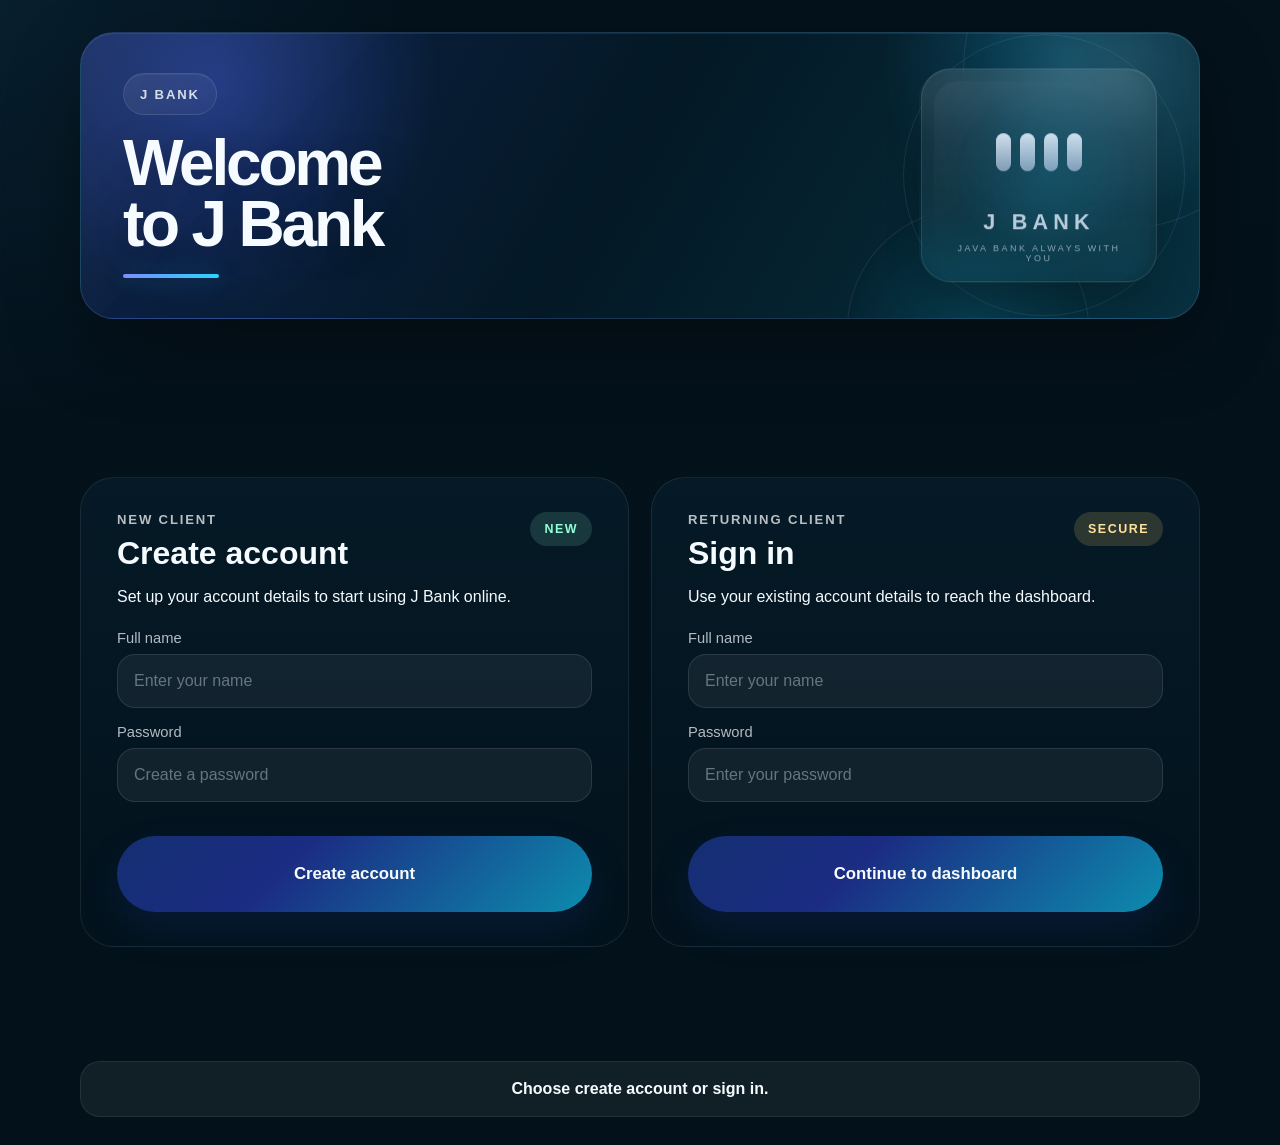
<file: web/index.html>
<!DOCTYPE html>
<html lang="en">
<head>
    <meta charset="UTF-8">
    <meta http-equiv="refresh" content="0; url=auth.html">
    <meta name="viewport" content="width=device-width, initial-scale=1.0">
    <title>J Bank</title>
</head>
<body>
</body>
</html>
</file>
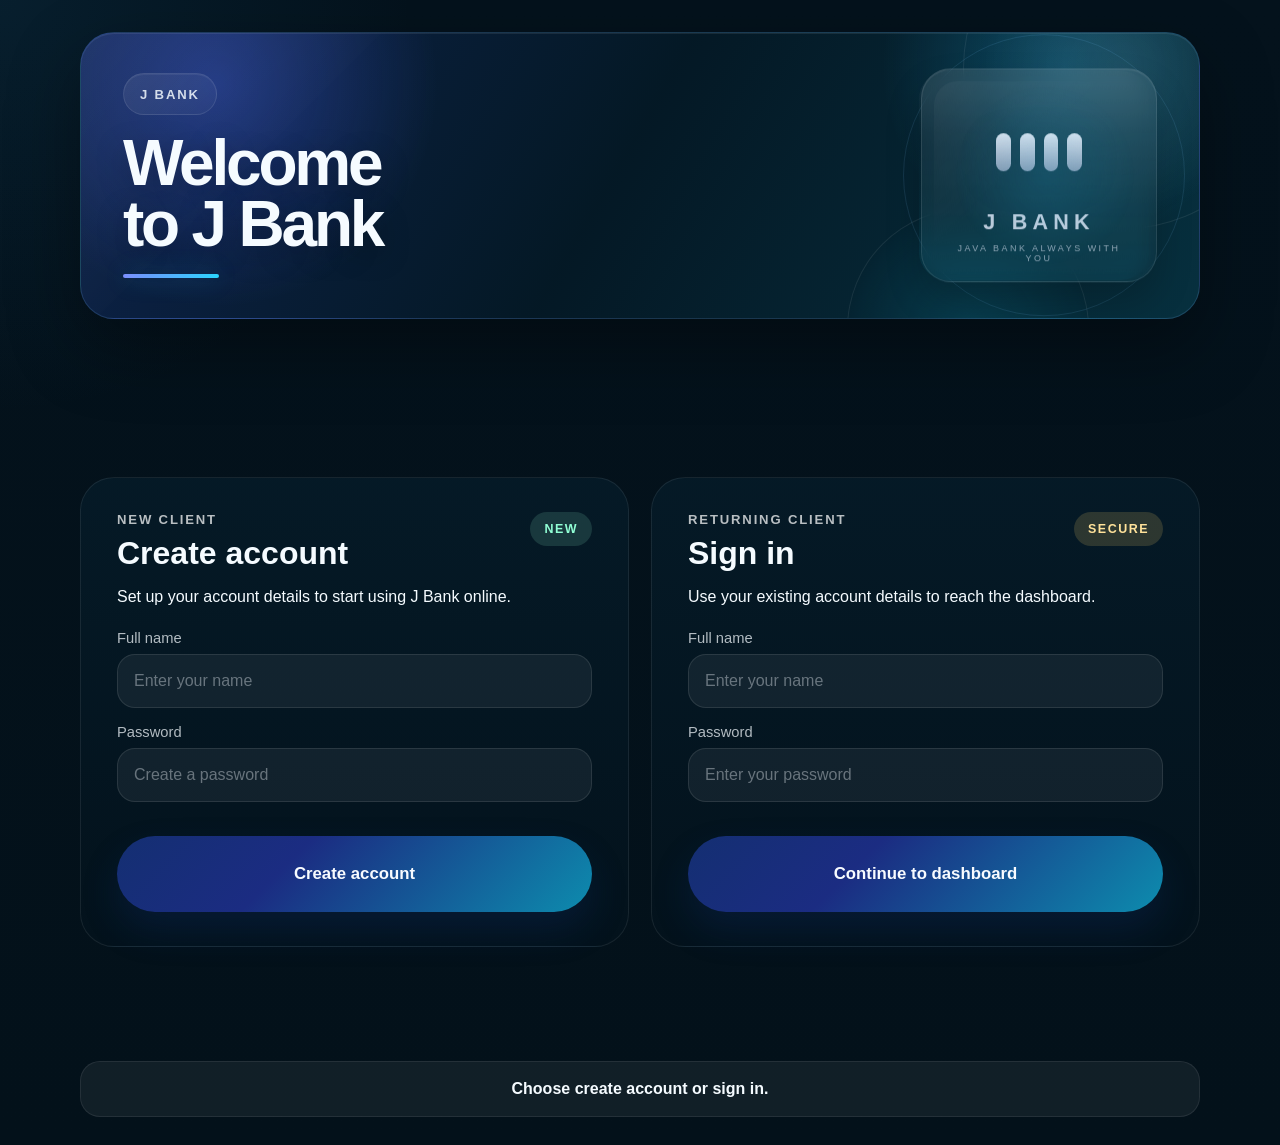
<file: web/auth.html>
<!DOCTYPE html>
<html lang="en">
<head>
    <meta charset="UTF-8">
    <meta name="viewport" content="width=device-width, initial-scale=1.0">
    <title>J Bank Access</title>
    <link rel="stylesheet" href="styles.css">
</head>
<body class="auth-body">
    <section class="auth-banner">
        <div class="auth-banner__content">
            <p class="eyebrow">J Bank</p>
            <h1>Welcome to J Bank</h1>
        </div>
        <div class="auth-banner__logo" aria-hidden="true">
            <div class="bank-logo">
                <div class="bank-logo__icon">
                    <span class="bank-logo__roof"></span>
                    <span class="bank-logo__beam"></span>
                    <span class="bank-logo__columns">
                        <i></i>
                        <i></i>
                        <i></i>
                        <i></i>
                    </span>
                    <span class="bank-logo__base"></span>
                    <span class="bank-logo__leaf bank-logo__leaf--left"></span>
                    <span class="bank-logo__leaf bank-logo__leaf--right"></span>
                </div>
                <strong>J BANK</strong>
                <span>JAVA BANK ALWAYS WITH YOU</span>
            </div>
        </div>
    </section>

    <main class="auth-minimal">
        <form id="register-form" class="auth-card auth-card--minimal">
            <div class="auth-card__head">
                <div>
                    <p class="eyebrow">New Client</p>
                    <h2>Create account</h2>
                </div>
                <span class="tag tag--teal">New</span>
            </div>
            <p class="auth-card__text">Set up your account details to start using J Bank online.</p>
            <label class="field">
                <span>Full name</span>
                <input type="text" name="username" placeholder="Enter your name" required>
            </label>
            <label class="field">
                <span>Password</span>
                <input type="password" name="password" placeholder="Create a password" required>
            </label>
            <button class="button-primary auth-submit" type="submit">Create account</button>
        </form>

        <form id="login-form" class="auth-card auth-card--minimal">
            <div class="auth-card__head">
                <div>
                    <p class="eyebrow">Returning Client</p>
                    <h2>Sign in</h2>
                </div>
                <span class="tag tag--gold">Secure</span>
            </div>
            <p class="auth-card__text">Use your existing account details to reach the dashboard.</p>
            <label class="field">
                <span>Full name</span>
                <input type="text" name="username" placeholder="Enter your name" required>
            </label>
            <label class="field">
                <span>Password</span>
                <input type="password" name="password" placeholder="Enter your password" required>
            </label>
            <button class="button-primary auth-submit" type="submit">Continue to dashboard</button>
        </form>
    </main>

    <div class="auth-status-wrap">
        <div id="auth-status" class="status-box status-box--neutral">Choose create account or sign in.</div>
    </div>

    <script src="auth.js"></script>
</body>
</html>
</file>
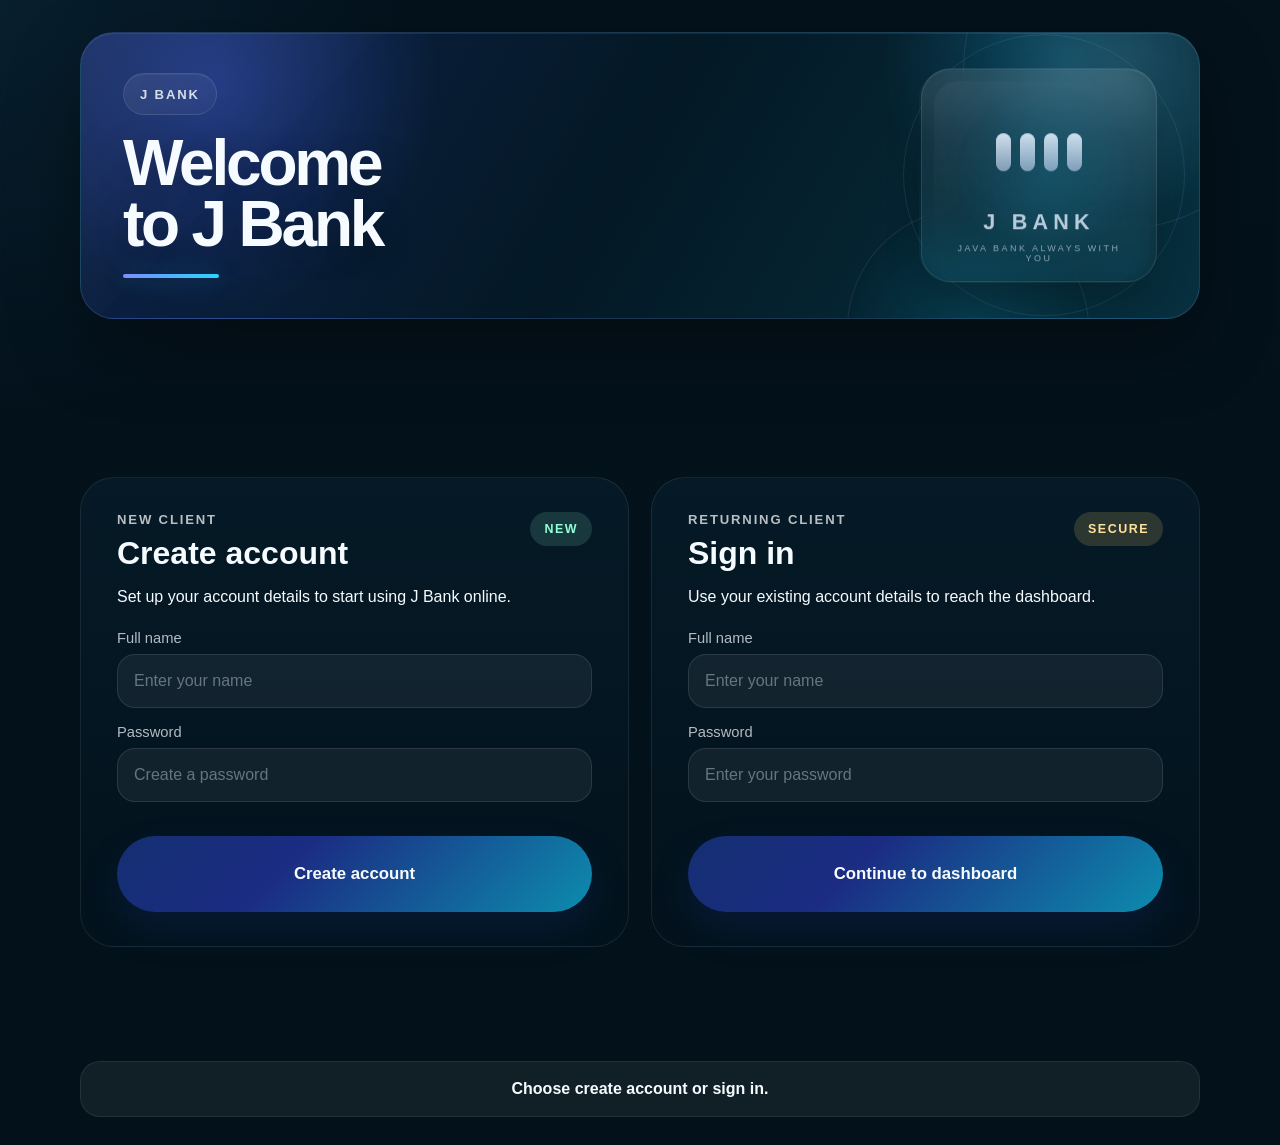
<file: web/dashboard.html>
<!DOCTYPE html>
<html lang="en">
<head>
    <meta charset="UTF-8">
    <meta name="viewport" content="width=device-width, initial-scale=1.0">
    <title>J Bank Dashboard</title>
    <link rel="stylesheet" href="styles.css">
</head>
<body class="dashboard-body">
    <div class="dashboard-page">
        <header class="topbar topbar--dark">
            <a class="brand" href="dashboard.html">
                <span class="brand__mark">J</span>
                <span>J Bank</span>
            </a>
            <nav class="topbar__nav topbar__nav--dark" aria-label="Dashboard">
                <a href="#overview">Overview</a>
                <a href="#payments">Payments</a>
                <a href="#activity">History</a>
            </nav>
            <div class="topbar__actions">
                <button id="refresh-button" class="button-secondary button-secondary--dark" type="button">Refresh</button>
                <button id="logout-button" class="button-inline button-inline--dark" type="button">Sign out</button>
            </div>
        </header>

        <main class="dashboard-layout">
            <section class="dashboard-hero panel-surface panel-surface--hero" id="overview">
                <div class="dashboard-hero__copy">
                    <p class="eyebrow">J Bank Workspace</p>
                    <h1 id="welcome">Welcome back.</h1>
                    <p class="dashboard-hero__lead">A cleaner banking command center for deposits, withdrawals, transfers, and account activity without leaving the main screen.</p>

                    <div class="dashboard-hero__status-row">
                        <div id="dashboard-status" class="status-box status-box--neutral">Loading account...</div>
                        <div class="session-chip">
                            <span>Session</span>
                            <strong>Protected</strong>
                        </div>
                    </div>
                </div>

                <div class="hero-balance-card">
                    <span class="hero-balance-card__label">Available balance</span>
                    <strong id="balance">$0.00</strong>
                    <p id="balance-note">Waiting for account data.</p>
                    <div class="hero-balance-card__meta">
                        <div>
                            <span>Account holder</span>
                            <strong id="active-user">None</strong>
                        </div>
                        <div>
                            <span>Total activity</span>
                            <strong id="history-count">0</strong>
                        </div>
                    </div>
                </div>
            </section>

            <section class="dashboard-summary">
                <article class="summary-tile panel-surface panel-surface--dark">
                    <span>Primary account</span>
                    <strong id="sidebar-user">No active user</strong>
                    <p id="user-note">No active sign-in.</p>
                </article>
                <article class="summary-tile panel-surface panel-surface--dark">
                    <span>Balance snapshot</span>
                    <strong id="sidebar-balance">Balance will appear here.</strong>
                    <p>Use refresh anytime to reload the latest account data.</p>
                </article>
                <article class="summary-tile panel-surface panel-surface--dark">
                    <span>Recent activity</span>
                    <strong id="recent-type">Waiting</strong>
                    <p id="last-action">No activity yet</p>
                </article>
            </section>

            <section class="payments-grid" id="payments">
                <form id="deposit-form" class="payment-card payment-card--deposit panel-surface panel-surface--dark">
                    <div class="payment-card__top">
                        <div class="payment-card__icon" aria-hidden="true">
                            <svg viewBox="0 0 64 64" role="img">
                                <path d="M32 12v26" />
                                <path d="M22 22l10-10 10 10" />
                                <path d="M16 42h32" />
                                <rect x="14" y="42" width="36" height="10" rx="5" />
                            </svg>
                        </div>
                        <div>
                            <h2>Deposit</h2>
                            <p>Add money into your account balance.</p>
                        </div>
                    </div>
                    <label class="field field--light">
                        <span>Amount</span>
                        <input type="number" name="amount" min="0.01" step="0.01" placeholder="100.00" required>
                    </label>
                    <button class="action-button action-button--deposit" type="submit">Deposit Funds</button>
                </form>

                <form id="withdraw-form" class="payment-card payment-card--withdraw panel-surface panel-surface--dark">
                    <div class="payment-card__top">
                        <div class="payment-card__icon" aria-hidden="true">
                            <svg viewBox="0 0 64 64" role="img">
                                <path d="M32 14v26" />
                                <path d="M22 30l10 10 10-10" />
                                <path d="M16 46h32" />
                                <rect x="14" y="12" width="36" height="10" rx="5" />
                            </svg>
                        </div>
                        <div>
                            <h2>Withdraw</h2>
                            <p>Move money out of your account.</p>
                        </div>
                    </div>
                    <label class="field field--light">
                        <span>Amount</span>
                        <input type="number" name="amount" min="0.01" step="0.01" placeholder="50.00" required>
                    </label>
                    <button class="action-button action-button--withdraw" type="submit">Withdraw Funds</button>
                </form>

                <form id="transfer-form" class="payment-card payment-card--transfer panel-surface panel-surface--dark">
                    <div class="payment-card__top">
                        <div class="payment-card__icon" aria-hidden="true">
                            <svg viewBox="0 0 64 64" role="img">
                                <path d="M14 22h26" />
                                <path d="M30 12l10 10-10 10" />
                                <path d="M50 42H24" />
                                <path d="M34 32 24 42l10 10" />
                            </svg>
                        </div>
                        <div>
                            <h2>Transfer</h2>
                            <p>Send money to another J Bank user.</p>
                        </div>
                    </div>
                    <label class="field field--light">
                        <span>Recipient</span>
                        <input type="text" name="recipient" placeholder="Sam" required>
                    </label>
                    <label class="field field--light">
                        <span>Amount</span>
                        <input type="number" name="amount" min="0.01" step="0.01" placeholder="25.00" required>
                    </label>
                    <button class="action-button action-button--transfer" type="submit">Transfer Money</button>
                </form>

                <article class="payment-card payment-card--history panel-surface panel-surface--dark">
                    <div class="payment-card__top">
                        <div class="payment-card__icon" aria-hidden="true">
                            <svg viewBox="0 0 64 64" role="img">
                                <rect x="18" y="14" width="28" height="36" rx="6" />
                                <path d="M24 24h16" />
                                <path d="M24 32h16" />
                                <path d="M24 40h10" />
                            </svg>
                        </div>
                        <div>
                            <h2>History</h2>
                            <p>Open the activity feed for recent records.</p>
                        </div>
                    </div>
                    <div class="history-preview">
                        <span>Activity count</span>
                        <strong id="history-note">No transactions yet.</strong>
                    </div>
                    <button id="open-history-button" class="action-button action-button--history" type="button">View History</button>
                </article>
            </section>

            <section class="activity-stage panel-surface panel-surface--dark is-hidden" id="activity" aria-hidden="true">
                <div class="activity-stage__head">
                    <div>
                        <p class="eyebrow">Account Timeline</p>
                        <h2>Recent activity</h2>
                    </div>
                </div>
                <div id="history-list" class="timeline">
                    <div class="activity-empty">No transactions yet.</div>
                </div>
            </section>
        </main>
    </div>

    <script src="dashboard.js"></script>
</body>
</html>
</file>
<file: web/styles.css>
:root {
    --bg: #071723;
    --bg-deep: #05111b;
    --bg-dark: #030b12;
    --surface: #ffffff;
    --surface-soft: rgba(255, 255, 255, 0.82);
    --surface-dark: rgba(6, 31, 46, 0.9);
    --surface-dark-strong: rgba(5, 24, 37, 0.96);
    --ink: #092238;
    --ink-soft: #4d6777;
    --ink-light: #f5fbff;
    --line: rgba(10, 44, 62, 0.12);
    --line-light: rgba(255, 255, 255, 0.14);
    --teal: #10a9c9;
    --teal-dark: #0a7f9a;
    --mint: #95f3cf;
    --gold: #ffd36d;
    --navy: #132b68;
    --violet: #5130b7;
    --danger: #ef5f6e;
    --success: #18b276;
    --shadow-lg: 0 24px 70px rgba(5, 35, 54, 0.18);
    --shadow-md: 0 16px 40px rgba(5, 35, 54, 0.14);
    --radius-xl: 32px;
    --radius-lg: 24px;
    --radius-md: 18px;
}

* {
    box-sizing: border-box;
}

html {
    scroll-behavior: smooth;
}

body {
    margin: 0;
    min-height: 100vh;
    font-family: "Bahnschrift", "Segoe UI Variable Text", "Segoe UI", sans-serif;
    color: var(--ink);
    background:
        radial-gradient(circle at top left, rgba(38, 121, 163, 0.18), transparent 24%),
        radial-gradient(circle at top right, rgba(16, 169, 201, 0.08), transparent 18%),
        linear-gradient(180deg, #071723 0%, #05111b 45%, #030b12 100%);
}

a {
    color: inherit;
    text-decoration: none;
}

button,
input {
    font: inherit;
}

button {
    border: 0;
    cursor: pointer;
}

.site-shell,
.dashboard-page {
    width: min(1440px, calc(100% - 32px));
    margin: 16px auto;
}

.topbar {
    display: flex;
    align-items: center;
    justify-content: space-between;
    gap: 24px;
    padding: 18px 26px;
    border-radius: 26px;
    box-shadow: var(--shadow-md);
}

.topbar--light {
    background: rgba(255, 255, 255, 0.94);
}

.topbar--dark {
    background: rgba(7, 30, 45, 0.86);
    backdrop-filter: blur(16px);
    color: var(--ink-light);
}

.topbar__nav,
.topbar__actions {
    display: flex;
    align-items: center;
    gap: 22px;
}

.topbar__nav a {
    font-weight: 700;
    color: #143447;
}

.topbar__nav--dark a {
    color: rgba(245, 251, 255, 0.84);
}

.brand {
    display: inline-flex;
    align-items: center;
    gap: 12px;
    font-size: 1.2rem;
    font-weight: 800;
    letter-spacing: 0.01em;
}

.brand--dark {
    color: var(--ink);
}

.brand__mark {
    width: 44px;
    height: 44px;
    border-radius: 14px;
    display: inline-flex;
    align-items: center;
    justify-content: center;
    background: linear-gradient(135deg, #0ea9ca, #72dfff);
    color: #052234;
    font-weight: 900;
    box-shadow: inset 0 1px 0 rgba(255, 255, 255, 0.4);
}

.text-link {
    font-weight: 700;
}

.button-inline,
.button-primary,
.button-secondary,
.action-button {
    min-height: 50px;
    border-radius: 999px;
    padding: 0 22px;
    font-weight: 800;
    transition: transform 180ms ease, box-shadow 180ms ease, filter 180ms ease;
}

.button-inline:hover,
.button-primary:hover,
.button-secondary:hover,
.action-button:hover {
    transform: translateY(-2px);
    filter: brightness(1.02);
}

.button-inline {
    display: inline-flex;
    align-items: center;
    justify-content: center;
    background: #0f7691;
    color: #f7fdff;
}

.button-inline--dark {
    background: rgba(255, 255, 255, 0.1);
    color: var(--ink-light);
}

.button-primary {
    background: linear-gradient(135deg, #142f72 0%, #1b2c82 36%, #0d8cae 100%);
    color: #f8fbff;
    box-shadow: 0 18px 36px rgba(17, 56, 131, 0.22);
}

.button-primary--wide {
    min-width: 220px;
}

.button-secondary {
    background: rgba(255, 255, 255, 0.2);
    color: var(--ink);
    border: 1px solid rgba(9, 34, 56, 0.12);
}

.button-secondary--light {
    background: rgba(255, 255, 255, 0.92);
}

.button-secondary--dark {
    background: rgba(255, 255, 255, 0.08);
    border: 1px solid rgba(255, 255, 255, 0.14);
    color: var(--ink-light);
}

.auth-layout,
.dashboard-layout {
    display: grid;
    gap: 22px;
    margin-top: 22px;
}

.hero-band {
    display: grid;
    grid-template-columns: minmax(0, 1.05fr) minmax(420px, 0.95fr);
    gap: 24px;
    align-items: center;
    padding: 54px 52px;
    border-radius: 40px;
    background:
        radial-gradient(circle at top right, rgba(255, 216, 113, 0.28), transparent 28%),
        linear-gradient(135deg, #10a9c9 0%, #089bc0 38%, #0a728f 100%);
    color: #f8feff;
    overflow: hidden;
    position: relative;
    box-shadow: var(--shadow-lg);
}

.hero-band::after {
    content: "";
    position: absolute;
    inset: auto auto -160px -120px;
    width: 380px;
    height: 380px;
    border-radius: 50%;
    background: rgba(19, 43, 104, 0.18);
}

.hero-band__copy {
    position: relative;
    z-index: 1;
}

.eyebrow {
    margin: 0 0 10px;
    font-size: 0.82rem;
    font-weight: 800;
    letter-spacing: 0.14em;
    text-transform: uppercase;
    color: rgba(255, 255, 255, 0.72);
}

.eyebrow--dark {
    color: rgba(9, 34, 56, 0.66);
}

.hero-band h1,
.dashboard-hero h1 {
    margin: 0;
    max-width: 10ch;
    font-size: clamp(3rem, 6vw, 5.4rem);
    line-height: 0.96;
    letter-spacing: -0.04em;
}

.hero-band__lead,
.dashboard-hero__lead {
    max-width: 42rem;
    margin: 22px 0 0;
    font-size: 1.08rem;
    line-height: 1.65;
    color: rgba(245, 251, 255, 0.86);
}

.hero-band__cta {
    display: flex;
    flex-wrap: wrap;
    gap: 14px;
    margin-top: 28px;
}

.hero-band__microcopy {
    display: flex;
    flex-wrap: wrap;
    gap: 12px;
    margin-top: 26px;
}

.hero-band__microcopy span,
.session-chip,
.stat-chip {
    display: inline-flex;
    align-items: center;
    justify-content: center;
    min-height: 42px;
    padding: 0 16px;
    border-radius: 999px;
    font-weight: 700;
}

.hero-band__microcopy span {
    background: rgba(255, 255, 255, 0.12);
    border: 1px solid rgba(255, 255, 255, 0.14);
}

.hero-visual {
    position: relative;
    min-height: 420px;
}

.hero-visual__sun {
    position: absolute;
    top: 8px;
    right: 52px;
    width: 280px;
    height: 280px;
    border-radius: 50%;
    background: radial-gradient(circle, #ffe8a1 0%, #ffd366 70%, rgba(255, 211, 102, 0.2) 100%);
}

.hero-card {
    position: absolute;
    border-radius: 34px;
    box-shadow: 0 24px 60px rgba(9, 38, 57, 0.22);
}

.hero-card__label {
    font-size: 0.82rem;
    font-weight: 800;
    letter-spacing: 0.12em;
    text-transform: uppercase;
}

.hero-card--primary {
    left: 34px;
    top: 88px;
    width: 300px;
    padding: 30px 28px;
    background: linear-gradient(180deg, rgba(255, 255, 255, 0.95), rgba(241, 249, 255, 0.92));
    color: var(--ink);
    transform: rotate(-6deg);
}

.hero-card--primary strong {
    display: block;
    margin: 14px 0 10px;
    font-size: 3.4rem;
    line-height: 0.95;
    color: var(--navy);
}

.hero-card--primary span:last-child {
    color: var(--ink-soft);
}

.hero-card--floating {
    width: 238px;
    padding: 22px 20px;
    color: #f8feff;
}

.hero-card--mint {
    right: 64px;
    top: 118px;
    background: linear-gradient(135deg, #15397b, #16a2c3);
}

.hero-card--navy {
    right: 140px;
    bottom: 36px;
    background: linear-gradient(135deg, #142b68, #442a9e);
}

.hero-card--floating strong {
    display: block;
    margin: 10px 0 6px;
    font-size: 2rem;
}

.hero-visual__ring {
    position: absolute;
    border-radius: 50%;
    border: 16px solid rgba(255, 255, 255, 0.18);
}

.hero-visual__ring--one {
    width: 120px;
    height: 120px;
    right: 12px;
    top: 34px;
}

.hero-visual__ring--two {
    width: 72px;
    height: 72px;
    left: 24px;
    bottom: 44px;
    border-width: 10px;
}

.feature-ribbon,
.dashboard-summary,
.payments-grid {
    display: grid;
    gap: 18px;
}

.feature-ribbon {
    grid-template-columns: repeat(3, minmax(0, 1fr));
}

.feature-ribbon__card,
.summary-tile {
    padding: 24px;
    border-radius: 28px;
    background: linear-gradient(180deg, rgba(8, 32, 47, 0.94), rgba(4, 18, 28, 0.98));
    color: var(--ink-light);
    border: 1px solid rgba(255, 255, 255, 0.08);
    box-shadow: var(--shadow-md);
}

.feature-ribbon__card span,
.summary-tile span,
.history-preview span,
.hero-balance-card__label,
.hero-balance-card__meta span {
    display: block;
    font-size: 0.82rem;
    font-weight: 800;
    text-transform: uppercase;
    letter-spacing: 0.12em;
    color: rgba(245, 251, 255, 0.5);
}

.feature-ribbon__card strong,
.summary-tile strong {
    display: block;
    margin-top: 10px;
    font-size: 1.5rem;
    color: var(--ink-light);
}

.feature-ribbon__card p,
.summary-tile p {
    margin: 10px 0 0;
    color: rgba(245, 251, 255, 0.68);
    line-height: 1.55;
}

.access-grid {
    display: grid;
    grid-template-columns: minmax(0, 1.05fr) minmax(380px, 0.95fr);
    gap: 22px;
}

.panel-surface {
    border-radius: 34px;
    box-shadow: var(--shadow-lg);
}

.panel-surface--light {
    padding: 34px;
    background: linear-gradient(180deg, rgba(255, 255, 255, 0.95), rgba(245, 251, 255, 0.92));
}

.panel-surface--dark {
    padding: 28px;
    background: linear-gradient(180deg, rgba(7, 35, 52, 0.92), rgba(5, 27, 40, 0.96));
    color: var(--ink-light);
}

.panel-surface--hero {
    display: grid;
    grid-template-columns: minmax(0, 1fr) minmax(320px, 360px);
    gap: 22px;
    align-items: stretch;
    padding: 34px;
    background:
        radial-gradient(circle at top right, rgba(255, 214, 113, 0.18), transparent 28%),
        linear-gradient(135deg, rgba(8, 44, 64, 0.96), rgba(6, 27, 41, 0.98));
    color: var(--ink-light);
}

.access-overview h2,
.auth-card h2,
.payment-card h2,
.activity-stage h2 {
    margin: 0;
    font-size: 2rem;
    line-height: 1.05;
}

.access-overview p:not(.eyebrow) {
    color: var(--ink-soft);
    line-height: 1.7;
}

.stat-row {
    display: grid;
    grid-template-columns: repeat(3, minmax(0, 1fr));
    gap: 14px;
    margin-top: 24px;
}

.stat-chip {
    min-height: 92px;
    padding: 18px;
    border-radius: 24px;
    background: rgba(12, 92, 117, 0.08);
    border: 1px solid rgba(10, 44, 62, 0.08);
    display: grid;
    justify-content: start;
    align-content: center;
}

.stat-chip span {
    color: rgba(9, 34, 56, 0.5);
    font-size: 0.82rem;
    text-transform: uppercase;
    letter-spacing: 0.12em;
}

.stat-chip strong {
    margin-top: 8px;
    font-size: 1.12rem;
    color: var(--ink);
}

.auth-form-stack {
    display: grid;
    gap: 18px;
}

.auth-body {
    background:
        radial-gradient(circle at top left, rgba(22, 88, 126, 0.18), transparent 24%),
        linear-gradient(180deg, #04121c 0%, #03111a 100%);
    color: var(--ink-light);
}

.auth-banner {
    width: min(1120px, calc(100% - 64px));
    margin: 32px auto 18px;
    position: relative;
    overflow: hidden;
    padding: 40px 42px;
    border-radius: 34px;
    border: 1px solid rgba(120, 180, 255, 0.18);
    background:
        radial-gradient(circle at 12% 18%, rgba(73, 103, 255, 0.34), transparent 22%),
        radial-gradient(circle at 88% 12%, rgba(36, 193, 255, 0.24), transparent 18%),
        linear-gradient(120deg, rgba(14, 36, 78, 0.96) 0%, rgba(4, 25, 38, 0.98) 48%, rgba(7, 49, 64, 0.98) 100%);
    box-shadow:
        0 28px 70px rgba(0, 0, 0, 0.34),
        inset 0 1px 0 rgba(255, 255, 255, 0.08);
}

.auth-banner::before,
.auth-banner::after {
    content: "";
    position: absolute;
    border-radius: 999px;
    border: 1px solid rgba(255, 255, 255, 0.08);
    pointer-events: none;
}

.auth-banner::before {
    width: 320px;
    height: 320px;
    right: -86px;
    top: -126px;
    background:
        radial-gradient(circle, rgba(255, 255, 255, 0.08), transparent 66%);
}

.auth-banner::after {
    width: 240px;
    height: 240px;
    right: 110px;
    bottom: -132px;
    background:
        radial-gradient(circle, rgba(16, 169, 201, 0.16), transparent 72%);
}

.auth-banner__content::before,
.auth-banner__content::after {
    content: "";
    position: absolute;
    pointer-events: none;
}

.auth-banner__content::before {
    inset: -40px auto auto -42px;
    width: 300px;
    height: 300px;
    background:
        linear-gradient(135deg, rgba(255, 255, 255, 0.1), transparent 58%);
    clip-path: polygon(0 0, 100% 0, 0 100%);
    opacity: 0.5;
}

.auth-banner__content::after {
    right: 8px;
    top: -2px;
    width: 230px;
    height: calc(100% + 4px);
    border-radius: 28px;
    background:
        linear-gradient(180deg, rgba(255, 255, 255, 0.06), transparent 32%, rgba(16, 169, 201, 0.12));
    opacity: 0.95;
}

.auth-banner__content {
    position: relative;
    z-index: 1;
    padding-right: 260px;
}

.auth-banner__logo {
    position: absolute;
    right: 42px;
    top: 50%;
    z-index: 1;
    transform: translateY(-50%);
}

.auth-banner__logo::before,
.auth-banner__logo::after {
    content: "";
    position: absolute;
    border-radius: 50%;
    pointer-events: none;
}

.auth-banner__logo::before {
    width: 280px;
    height: 280px;
    right: -28px;
    top: 50%;
    transform: translateY(-50%);
    border: 1px solid rgba(120, 196, 255, 0.12);
}

.auth-banner__logo::after {
    width: 188px;
    height: 188px;
    right: 18px;
    top: 50%;
    transform: translateY(-50%);
    background: radial-gradient(circle, rgba(46, 203, 255, 0.12), transparent 68%);
}

.bank-logo {
    position: relative;
    width: 236px;
    display: grid;
    justify-items: center;
    gap: 10px;
    padding: 22px 22px 18px;
    border-radius: 30px;
    background:
        linear-gradient(180deg, rgba(255, 255, 255, 0.08), rgba(255, 255, 255, 0.02));
    border: 1px solid rgba(255, 255, 255, 0.1);
    box-shadow:
        inset 0 1px 0 rgba(255, 255, 255, 0.07),
        0 18px 36px rgba(0, 0, 0, 0.18);
    color: rgba(235, 240, 255, 0.8);
    backdrop-filter: blur(8px);
}

.bank-logo::before {
    content: "";
    position: absolute;
    inset: 12px;
    border-radius: 24px;
    background:
        linear-gradient(135deg, rgba(255, 255, 255, 0.04), transparent 44%);
    pointer-events: none;
}

.bank-logo__icon {
    position: relative;
    width: 136px;
    height: 110px;
    filter: drop-shadow(0 8px 18px rgba(0, 0, 0, 0.18));
}

.bank-logo__roof {
    position: absolute;
    left: 50%;
    top: 0;
    width: 104px;
    height: 38px;
    transform: translateX(-50%);
    clip-path: polygon(50% 0, 100% 100%, 0 100%);
    background: linear-gradient(180deg, rgba(234, 239, 250, 0.96), rgba(183, 196, 222, 0.8));
}

.bank-logo__beam,
.bank-logo__base {
    position: absolute;
    left: 50%;
    transform: translateX(-50%);
    border-radius: 999px;
    background: rgba(204, 214, 233, 0.72);
}

.bank-logo__beam {
    top: 31px;
    width: 112px;
    height: 7px;
}

.bank-logo__columns {
    position: absolute;
    left: 50%;
    top: 42px;
    width: 86px;
    height: 38px;
    transform: translateX(-50%);
    display: grid;
    grid-template-columns: repeat(4, 1fr);
    gap: 9px;
}

.bank-logo__columns i {
    display: block;
    border-radius: 999px;
    background: linear-gradient(180deg, rgba(233, 239, 250, 0.92), rgba(171, 183, 209, 0.76));
}

.bank-logo__base {
    bottom: 18px;
    width: 118px;
    height: 7px;
}

.bank-logo__leaf {
    position: absolute;
    bottom: 20px;
    width: 16px;
    height: 30px;
    border-radius: 999px 999px 999px 999px / 70% 70% 30% 30%;
    background: linear-gradient(180deg, rgba(211, 220, 238, 0.78), rgba(163, 178, 208, 0.64));
}

.bank-logo__leaf--left {
    left: 6px;
    transform: rotate(-18deg);
}

.bank-logo__leaf--right {
    right: 6px;
    transform: rotate(18deg);
}

.bank-logo strong {
    position: relative;
    z-index: 1;
    font-size: 1.35rem;
    letter-spacing: 0.24em;
    line-height: 1;
}

.bank-logo span {
    position: relative;
    z-index: 1;
    font-size: 0.56rem;
    letter-spacing: 0.28em;
    text-align: center;
    color: rgba(223, 230, 245, 0.62);
}

.auth-banner .eyebrow {
    display: inline-flex;
    align-items: center;
    min-height: 42px;
    padding: 0 16px;
    margin-bottom: 18px;
    border-radius: 999px;
    background: linear-gradient(135deg, rgba(255, 255, 255, 0.08), rgba(255, 255, 255, 0.03));
    border: 1px solid rgba(255, 255, 255, 0.1);
    color: rgba(245, 251, 255, 0.84);
    box-shadow: inset 0 1px 0 rgba(255, 255, 255, 0.06);
}

.auth-banner h1 {
    margin: 0;
    max-width: 9ch;
    font-size: clamp(2.3rem, 5vw, 4.2rem);
    line-height: 0.96;
    letter-spacing: -0.05em;
    text-shadow: 0 8px 30px rgba(0, 0, 0, 0.28);
}

.auth-banner h1::after {
    content: "";
    display: block;
    width: 96px;
    height: 4px;
    margin-top: 18px;
    border-radius: 999px;
    background: linear-gradient(90deg, #7c8fff, #2bd6ff);
    box-shadow: 0 0 24px rgba(43, 214, 255, 0.28);
}

.auth-minimal {
    width: min(1120px, calc(100% - 64px));
    min-height: calc(100vh - 150px);
    margin: 0 auto;
    display: grid;
    grid-template-columns: repeat(2, minmax(0, 1fr));
    gap: 22px;
    align-content: center;
}

.auth-card--minimal {
    align-content: start;
    padding: 34px 36px;
    border-radius: 34px;
    border: 1px solid rgba(255, 255, 255, 0.08);
    background:
        linear-gradient(180deg, rgba(5, 26, 39, 0.98), rgba(3, 18, 28, 1));
    box-shadow: none;
}

.auth-card__text {
    margin: 2px 0 8px;
}

.auth-submit {
    width: 100%;
    min-height: 76px;
    margin-top: 18px;
    border-radius: 999px;
    font-size: 1.05rem;
}

.auth-status-wrap {
    width: min(1120px, calc(100% - 64px));
    margin: -26px auto 28px;
}

.auth-status-wrap .status-box {
    justify-content: center;
}

.auth-body .status-box--neutral {
    background: rgba(255, 255, 255, 0.06);
    color: var(--ink-light);
    border: 1px solid rgba(255, 255, 255, 0.08);
}

.dashboard-body {
    background:
        radial-gradient(circle at top left, rgba(30, 110, 150, 0.16), transparent 24%),
        radial-gradient(circle at top right, rgba(16, 169, 201, 0.08), transparent 18%),
        linear-gradient(180deg, #06131d 0%, #04111a 42%, #030b12 100%);
}

.dashboard-body .topbar--dark {
    background: rgba(5, 20, 31, 0.9);
    border: 1px solid rgba(255, 255, 255, 0.08);
}

.dashboard-body .panel-surface--hero,
.dashboard-body .panel-surface--dark {
    background:
        radial-gradient(circle at top right, rgba(16, 169, 201, 0.1), transparent 26%),
        linear-gradient(180deg, rgba(6, 24, 36, 0.98), rgba(3, 13, 20, 1));
    border: 1px solid rgba(255, 255, 255, 0.07);
}

.dashboard-body .hero-balance-card {
    background:
        radial-gradient(circle at top right, rgba(16, 169, 201, 0.12), transparent 30%),
        linear-gradient(180deg, rgba(14, 40, 58, 0.98), rgba(8, 24, 35, 1));
    color: var(--ink-light);
    border: 1px solid rgba(255, 255, 255, 0.08);
}

.dashboard-body .hero-balance-card > strong,
.dashboard-body .hero-balance-card__meta strong {
    color: #f5fbff;
}

.dashboard-body .hero-balance-card p {
    color: rgba(245, 251, 255, 0.68);
}

.dashboard-body .status-box--neutral,
.dashboard-body .dashboard-hero__status-row .status-box,
.dashboard-body .session-chip,
.dashboard-body .history-preview,
.dashboard-body .timeline-item {
    background: rgba(255, 255, 255, 0.05);
    border: 1px solid rgba(255, 255, 255, 0.08);
}

.dashboard-body .status-box--neutral,
.dashboard-body .dashboard-hero__status-row .status-box {
    color: var(--ink-light);
}

.auth-card {
    display: grid;
    gap: 16px;
}

.auth-card__head {
    display: flex;
    align-items: start;
    justify-content: space-between;
    gap: 16px;
}

.tag {
    display: inline-flex;
    align-items: center;
    min-height: 34px;
    padding: 0 14px;
    border-radius: 999px;
    font-size: 0.78rem;
    font-weight: 800;
    text-transform: uppercase;
    letter-spacing: 0.12em;
}

.tag--teal {
    background: rgba(149, 243, 207, 0.14);
    color: #91ffd5;
}

.tag--gold {
    background: rgba(255, 211, 109, 0.16);
    color: #ffe29a;
}

.field {
    display: grid;
    gap: 8px;
}

.field span {
    font-size: 0.92rem;
    color: rgba(245, 251, 255, 0.72);
}

.field input {
    width: 100%;
    min-height: 54px;
    border-radius: 18px;
    border: 1px solid rgba(255, 255, 255, 0.1);
    background: rgba(255, 255, 255, 0.06);
    color: var(--ink-light);
    padding: 0 16px;
    outline: none;
    transition: border-color 180ms ease, box-shadow 180ms ease, background 180ms ease;
}

.field input::placeholder {
    color: rgba(245, 251, 255, 0.38);
}

.field input:focus {
    border-color: rgba(149, 243, 207, 0.52);
    box-shadow: 0 0 0 4px rgba(149, 243, 207, 0.14);
}

.field--light input {
    background: rgba(255, 255, 255, 0.05);
}

.status-box {
    display: flex;
    align-items: center;
    min-height: 56px;
    padding: 14px 18px;
    border-radius: 20px;
    font-weight: 700;
}

.status-box--neutral {
    background: rgba(10, 44, 62, 0.07);
    color: var(--ink);
}

.status-box--success {
    background: rgba(24, 178, 118, 0.16);
    color: #0d5d41;
}

.status-box--error {
    background: rgba(239, 95, 110, 0.14);
    color: #8a2331;
}

.dashboard-hero__status-row {
    display: flex;
    flex-wrap: wrap;
    gap: 14px;
    margin-top: 28px;
}

.dashboard-hero__status-row .status-box {
    min-width: 280px;
    background: rgba(255, 255, 255, 0.1);
    color: var(--ink-light);
}

.session-chip {
    background: rgba(255, 255, 255, 0.08);
    color: var(--ink-light);
    border: 1px solid rgba(255, 255, 255, 0.08);
    display: grid;
    justify-items: start;
    align-content: center;
}

.session-chip span {
    font-size: 0.75rem;
    text-transform: uppercase;
    letter-spacing: 0.12em;
    color: rgba(245, 251, 255, 0.6);
}

.session-chip strong {
    font-size: 1rem;
}

.hero-balance-card {
    padding: 28px;
    border-radius: 30px;
    background:
        radial-gradient(circle at top right, rgba(149, 243, 207, 0.18), transparent 30%),
        linear-gradient(180deg, rgba(255, 255, 255, 0.94), rgba(245, 251, 255, 0.92));
    color: var(--ink);
}

.hero-balance-card > strong {
    display: block;
    margin-top: 16px;
    font-size: clamp(2.8rem, 4vw, 4rem);
    line-height: 0.95;
    color: var(--navy);
}

#balance,
#sidebar-balance {
    transition: color 220ms ease, text-shadow 220ms ease, transform 220ms ease;
    will-change: transform;
}

.balance--up {
    color: #67f0b4 !important;
    text-shadow: 0 0 22px rgba(103, 240, 180, 0.24);
    animation: moneyPulseUp 720ms ease;
}

.balance--down {
    color: #ff8e9d !important;
    text-shadow: 0 0 22px rgba(255, 142, 157, 0.2);
    animation: moneyPulseDown 720ms ease;
}

.hero-balance-card p {
    margin: 14px 0 0;
    color: var(--ink-soft);
    line-height: 1.55;
}

.hero-balance-card__meta {
    display: grid;
    grid-template-columns: repeat(2, minmax(0, 1fr));
    gap: 14px;
    margin-top: 22px;
}

.hero-balance-card__meta strong {
    display: block;
    margin-top: 8px;
    font-size: 1.1rem;
    color: var(--ink);
}

.dashboard-summary {
    grid-template-columns: repeat(3, minmax(0, 1fr));
}

.payments-grid {
    grid-template-columns: repeat(2, minmax(0, 1fr));
}

.payment-card {
    display: grid;
    gap: 18px;
}

.payment-card__top {
    display: grid;
    grid-template-columns: auto 1fr;
    gap: 16px;
    align-items: start;
}

.payment-card__icon {
    width: 70px;
    height: 70px;
    border-radius: 24px;
    display: inline-flex;
    align-items: center;
    justify-content: center;
    font-weight: 900;
    letter-spacing: 0.12em;
}

.payment-card__icon svg {
    width: 34px;
    height: 34px;
    stroke: currentColor;
    fill: none;
    stroke-width: 3;
    stroke-linecap: round;
    stroke-linejoin: round;
}

.payment-card__top p,
.history-preview strong,
.activity-empty,
.timeline-item__meta {
    color: rgba(245, 251, 255, 0.72);
}

.payment-card--deposit .payment-card__icon {
    background: rgba(149, 243, 207, 0.16);
    color: #9bffd6;
}

.payment-card--withdraw .payment-card__icon {
    background: rgba(239, 95, 110, 0.16);
    color: #ffb4be;
}

.payment-card--transfer .payment-card__icon {
    background: rgba(126, 111, 255, 0.18);
    color: #d0c8ff;
}

.payment-card--history .payment-card__icon {
    background: rgba(107, 207, 255, 0.16);
    color: #b8ecff;
}

.action-button {
    justify-content: center;
    display: inline-flex;
    align-items: center;
    color: #fff;
}

.action-button--deposit {
    background: linear-gradient(135deg, #11ba76, #0f9f67);
}

.action-button--withdraw {
    background: linear-gradient(135deg, #ff6f7f, #e74e61);
}

.action-button--transfer {
    background: linear-gradient(135deg, #5e4cff, #725aff);
}

.action-button--history {
    background: linear-gradient(135deg, #1597bf, #0b7e9d);
}

.history-preview {
    min-height: 110px;
    border-radius: 22px;
    padding: 18px;
    background: rgba(255, 255, 255, 0.05);
    border: 1px solid rgba(255, 255, 255, 0.08);
}

.history-preview strong {
    display: block;
    margin-top: 12px;
    font-size: 1rem;
    line-height: 1.5;
}

.activity-stage {
    display: grid;
    gap: 18px;
}

.activity-stage.is-hidden {
    display: none;
}

.timeline {
    display: grid;
    gap: 16px;
}

.timeline-item {
    padding: 20px 22px;
    border-radius: 24px;
    background: rgba(255, 255, 255, 0.06);
    border: 1px solid rgba(255, 255, 255, 0.08);
    animation: riseIn 420ms ease both;
}

.timeline-item__row {
    display: flex;
    justify-content: space-between;
    gap: 14px;
    align-items: start;
}

.timeline-item__row strong {
    font-size: 1.04rem;
}

.timeline-item__meta {
    margin-top: 10px;
    line-height: 1.6;
}

.badge {
    display: inline-flex;
    align-items: center;
    min-height: 34px;
    padding: 0 14px;
    border-radius: 999px;
    font-size: 0.78rem;
    font-weight: 800;
    text-transform: uppercase;
    letter-spacing: 0.1em;
}

.badge--deposit,
.badge--transfer_in {
    background: rgba(149, 243, 207, 0.18);
    color: #a3ffd9;
}

.badge--withdraw,
.badge--transfer_out {
    background: rgba(239, 95, 110, 0.18);
    color: #ffb7c0;
}

.activity-empty {
    display: grid;
    place-items: center;
    min-height: 160px;
    border-radius: 24px;
    border: 1px dashed rgba(255, 255, 255, 0.18);
}

@keyframes riseIn {
    from {
        opacity: 0;
        transform: translateY(16px);
    }
    to {
        opacity: 1;
        transform: translateY(0);
    }
}

@keyframes moneyPulseUp {
    0% {
        transform: translateY(0) scale(1);
    }
    30% {
        transform: translateY(-2px) scale(1.04);
    }
    100% {
        transform: translateY(0) scale(1);
    }
}

@keyframes moneyPulseDown {
    0% {
        transform: translateY(0) scale(1);
    }
    30% {
        transform: translateY(2px) scale(0.98);
    }
    100% {
        transform: translateY(0) scale(1);
    }
}

@media (max-width: 1180px) {
    .hero-band,
    .access-grid,
    .panel-surface--hero,
    .feature-ribbon,
    .dashboard-summary,
    .payments-grid,
    .auth-minimal {
        grid-template-columns: 1fr;
    }

    .hero-band h1,
    .dashboard-hero h1 {
        max-width: 14ch;
    }

    .dashboard-page {
        width: min(1080px, calc(100% - 32px));
    }

    .topbar {
        gap: 18px;
        padding: 16px 20px;
    }

    .topbar__nav,
    .topbar__actions {
        gap: 14px;
    }

    .auth-minimal {
        width: min(760px, calc(100% - 32px));
        min-height: auto;
        margin-top: 44px;
    }

    .auth-banner,
    .auth-status-wrap {
        width: min(760px, calc(100% - 32px));
    }

    .auth-status-wrap {
        margin-top: 14px;
    }
}

@media (max-width: 840px) {
    .site-shell,
    .dashboard-page {
        width: calc(100% - 18px);
        margin: 9px auto;
    }

    .topbar,
    .topbar__nav,
    .topbar__actions,
    .auth-card__head,
    .timeline-item__row {
        flex-direction: column;
        align-items: start;
    }

    .topbar {
        border-radius: 24px;
    }

    .topbar__nav,
    .topbar__actions {
        width: 100%;
    }

    .topbar__actions button,
    .topbar__actions a {
        width: 100%;
    }

    .hero-band,
    .panel-surface--light,
    .panel-surface--dark,
    .panel-surface--hero,
    .auth-card--minimal {
        padding: 24px;
    }

    .hero-band {
        overflow: hidden;
    }

    .hero-visual {
        min-height: 360px;
    }

    .hero-card--primary {
        left: 0;
        top: 70px;
        width: 240px;
    }

    .hero-card--mint {
        right: 12px;
        top: 20px;
        width: 200px;
    }

    .hero-card--navy {
        right: 34px;
        bottom: 10px;
        width: 210px;
    }

    .stat-row,
    .hero-balance-card__meta {
        grid-template-columns: 1fr;
    }

    .auth-minimal,
    .auth-status-wrap {
        width: calc(100% - 18px);
    }

    .auth-banner {
        width: calc(100% - 18px);
        padding: 24px;
        margin-top: 18px;
        margin-bottom: 14px;
    }

    .auth-banner__content {
        padding-right: 220px;
    }

    .auth-banner__content::after {
        right: -18px;
        width: 180px;
    }

    .auth-banner__logo {
        right: 24px;
    }

    .bank-logo {
        width: 200px;
        padding: 18px 18px 16px;
    }

    .auth-banner__logo::before {
        width: 230px;
        height: 230px;
    }

    .auth-banner__logo::after {
        width: 156px;
        height: 156px;
    }

    .auth-banner h1 {
        max-width: none;
    }

    .auth-minimal {
        min-height: auto;
        margin-top: 28px;
    }

    .dashboard-hero h1 {
        font-size: clamp(2.6rem, 12vw, 4.6rem);
        line-height: 0.96;
    }

    .dashboard-hero__lead,
    .hero-balance-card p,
    .summary-tile p,
    .payment-card__top p {
        font-size: 0.98rem;
        line-height: 1.6;
    }

    .hero-balance-card > strong {
        font-size: clamp(2.4rem, 10vw, 3.6rem);
    }

    .payment-card__top {
        grid-template-columns: 1fr;
    }

    .payment-card__icon {
        width: 60px;
        height: 60px;
    }
}

@media (max-width: 640px) {
    .brand {
        font-size: 1.05rem;
        gap: 10px;
    }

    .brand__mark {
        width: 40px;
        height: 40px;
        border-radius: 12px;
    }

    .auth-banner__logo {
        position: static;
        transform: none;
        margin-top: 18px;
    }

    .auth-banner__content {
        padding-right: 0;
    }

    .auth-banner__content::after {
        display: none;
    }

    .bank-logo {
        width: 100%;
        max-width: 240px;
    }

    .auth-banner__logo::before,
    .auth-banner__logo::after {
        display: none;
    }

    .auth-banner h1 {
        font-size: 1.9rem;
    }

    .auth-card--minimal {
        padding: 22px 20px;
        border-radius: 26px;
    }

    .auth-card__head h2,
    .payment-card h2,
    .activity-stage h2 {
        font-size: 1.8rem;
    }

    .field input {
        min-height: 52px;
        border-radius: 16px;
        padding: 0 14px;
    }

    .auth-submit,
    .button-primary,
    .button-secondary,
    .button-inline,
    .action-button {
        min-height: 56px;
    }

    .status-box {
        min-height: 52px;
        padding: 12px 14px;
        font-size: 0.95rem;
    }

    .dashboard-summary,
    .payments-grid,
    .timeline {
        gap: 14px;
    }

    .summary-tile,
    .payment-card,
    .activity-stage,
    .hero-balance-card {
        border-radius: 24px;
    }

    .hero-balance-card__meta {
        gap: 10px;
    }

    .timeline-item {
        padding: 16px;
    }
}
</file>
